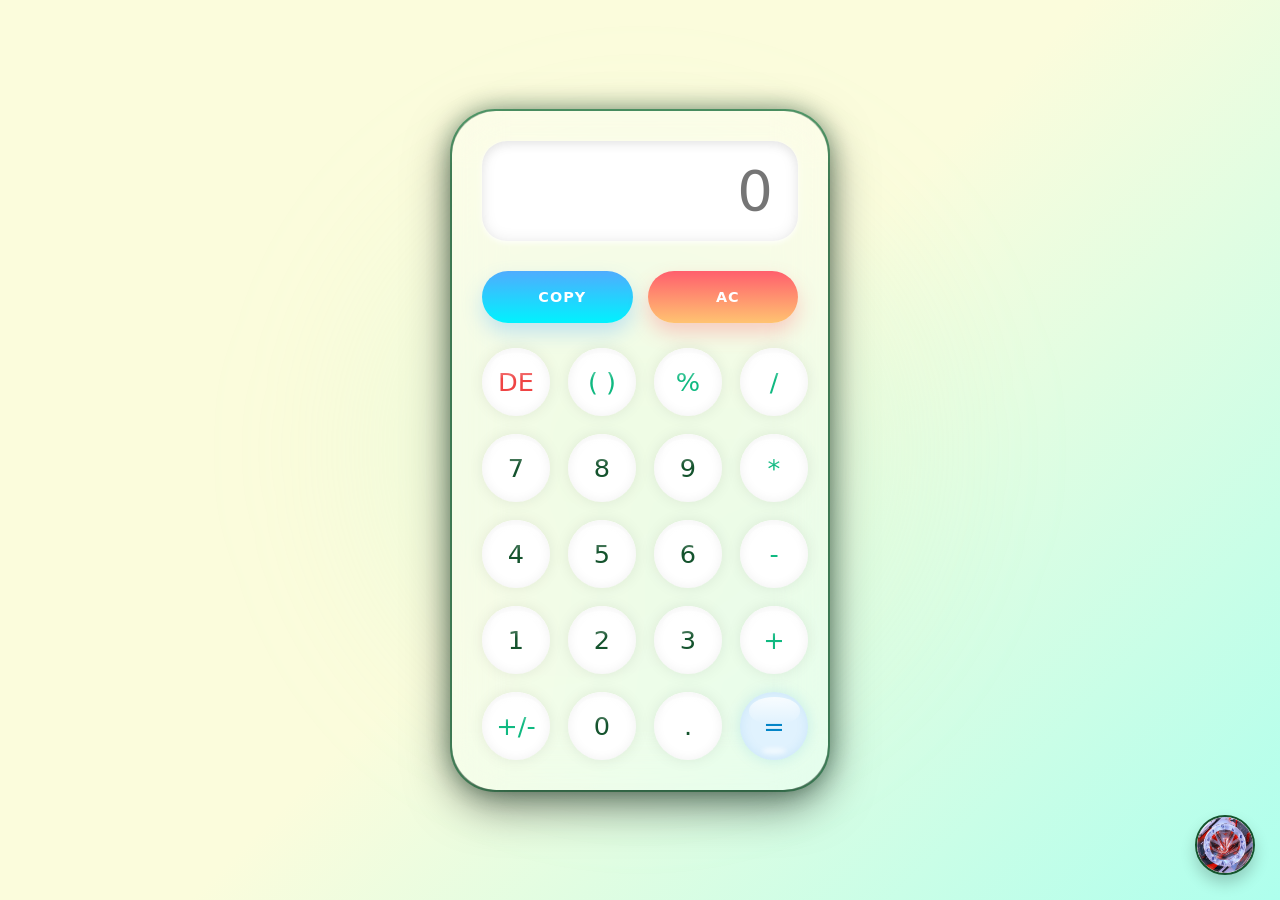
<file: Task 1 Simple Calculator/index.html>
<!DOCTYPE html>
<html lang="en">
<head>
    <meta charset="UTF-8">
    <meta name="viewport" content="width=device-width, initial-scale=1.0">
    <title>Simple Calculator</title>
    <link rel="stylesheet" href="style.css">
</head>
<body>
    <div class="bg-gradient"></div>
    
    <div class="calculator">
        <div class="display-well">
            <input type="text" id="display" readonly placeholder="0">
        </div>

        <div class="top-actions">
            <button class="btn-pill copy-btn" onclick="copyToClipboard()">
                <i class="fas fa-copy"></i> COPY
            </button>
            <button class="btn-pill clear-btn" onclick="clearDisplay()">
                <i class="fas fa-trash"></i> AC
            </button>
        </div>

        <div class="grid">
            <button class="btn-circle btn-red" onclick="deleteLast()">DE</button>
            <button class="btn-circle btn-green" onclick="appendValue('(')">( )</button>
            <button class="btn-circle btn-green" onclick="appendValue('%')">%</button>
            <button class="btn-circle btn-green" onclick="appendValue('/')">/</button>

            <button class="btn-circle" onclick="appendValue('7')">7</button>
            <button class="btn-circle" onclick="appendValue('8')">8</button>
            <button class="btn-circle" onclick="appendValue('9')">9</button>
            <button class="btn-circle btn-green" onclick="appendValue('*')">*</button>

            <button class="btn-circle" onclick="appendValue('4')">4</button>
            <button class="btn-circle" onclick="appendValue('5')">5</button>
            <button class="btn-circle" onclick="appendValue('6')">6</button>
            <button class="btn-circle btn-green" onclick="appendValue('-')">-</button>

            <button class="btn-circle" onclick="appendValue('1')">1</button>
            <button class="btn-circle" onclick="appendValue('2')">2</button>
            <button class="btn-circle" onclick="appendValue('3')">3</button>
            <button class="btn-circle btn-green" onclick="appendValue('+')">+</button>

            <button class="btn-circle btn-green" onclick="negateValue()">+/-</button>
            <button class="btn-circle" onclick="appendValue('0')">0</button>
            <button class="btn-circle" onclick="appendValue('.')">.</button>
            <button class="btn-circle btn-blue" onclick="calculate()">=</button>
        </div>
    </div>
<button class="about-btn" onclick="toggleAbout()">
    <img src="J.png" alt="J" onerror="this.src='https://img.icons8.com/ios-filled/50/14532d/info.png'">
</button>

<div id="about-card" class="about-card">
    <div class="card-content">
        <span class="close-btn" onclick="toggleAbout()">&times;</span>
        <h3>Developer Profile</h3>
        <p>This Calculator Project was developed by <strong>Jigarbhai Maheshbhai Chavda</strong> as an Intern at <strong>InternPe</strong> for the 11th May 2026 Batch of Web Development.</p>
        <hr>
        <p>Jigar is currently an undergraduate student in the <strong>Computer Science and Design</strong> branch under the Computer Engineering Department at <strong>G.H. Patel College of Engineering and Technology</strong>, Vallabh Vidyanagar.</p>
    </div>
</div>

    <script src="script.js"></script>
</body>
</html>
</file>
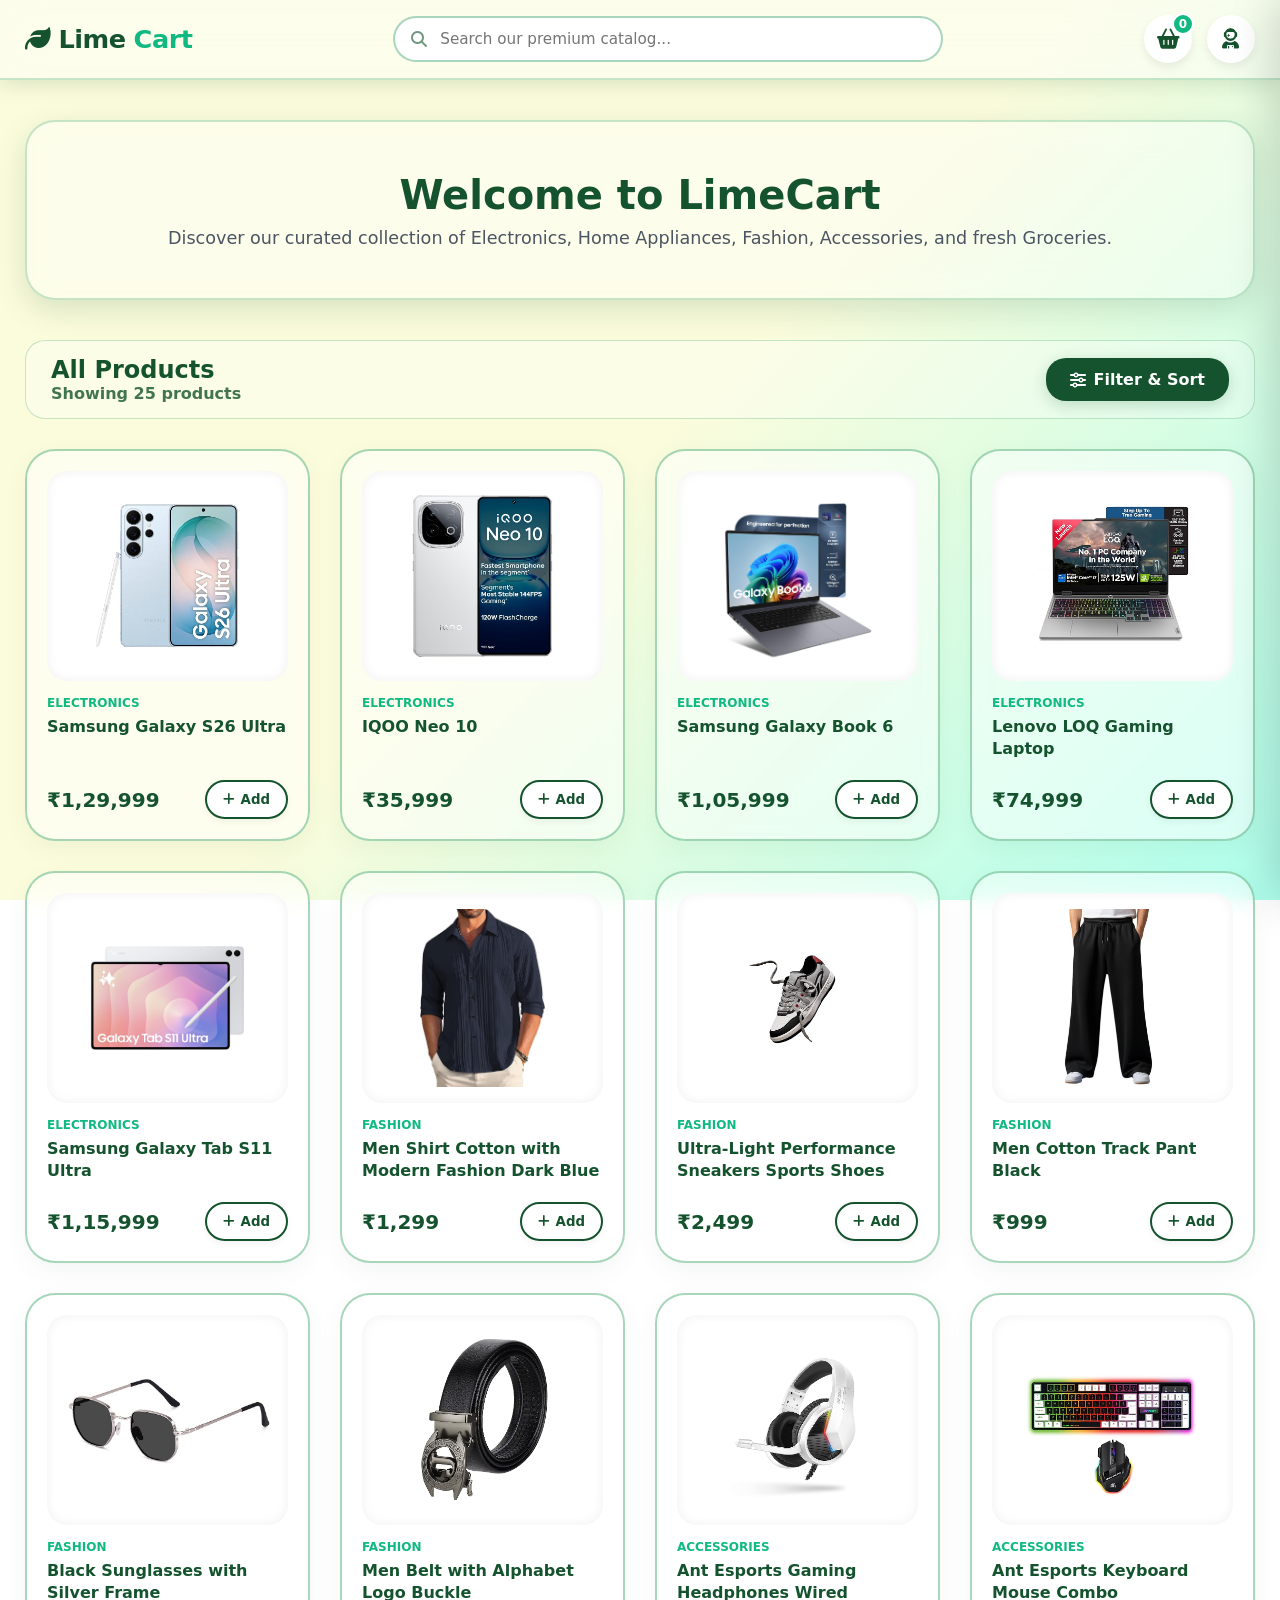
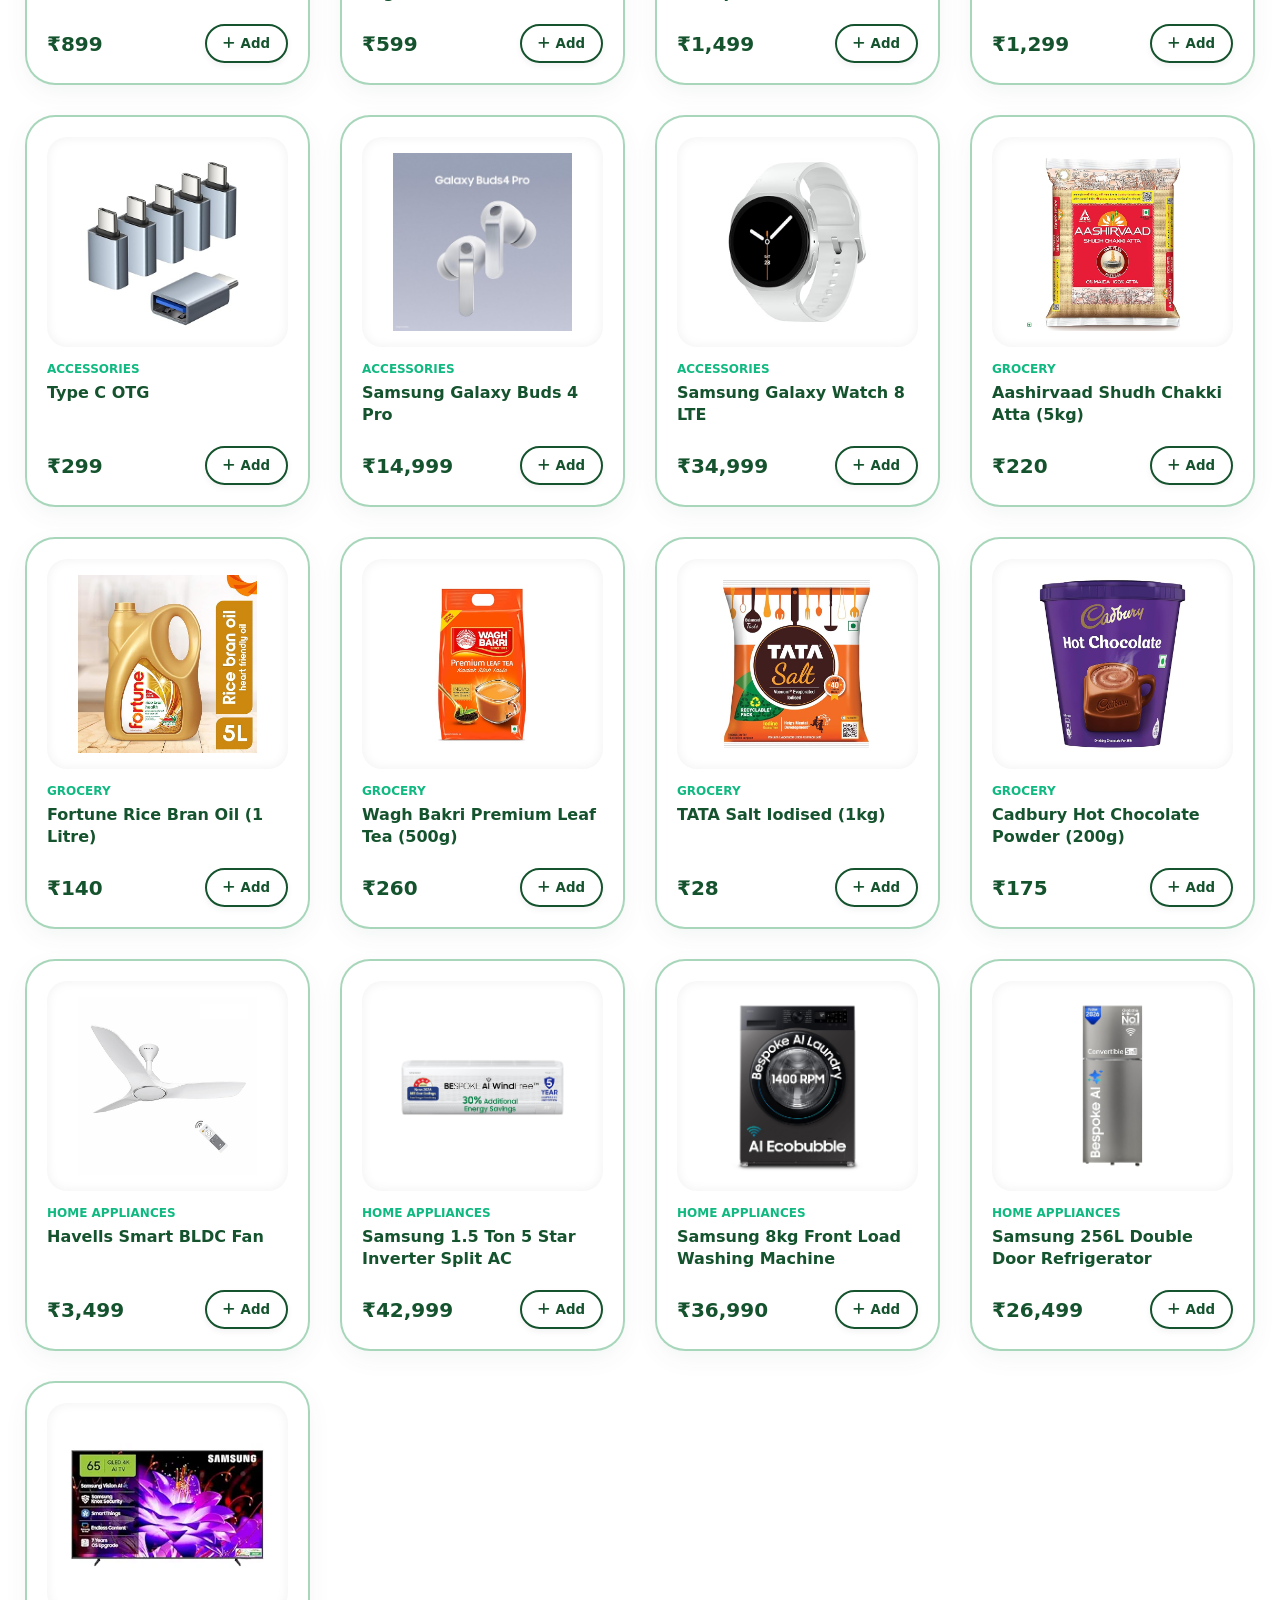
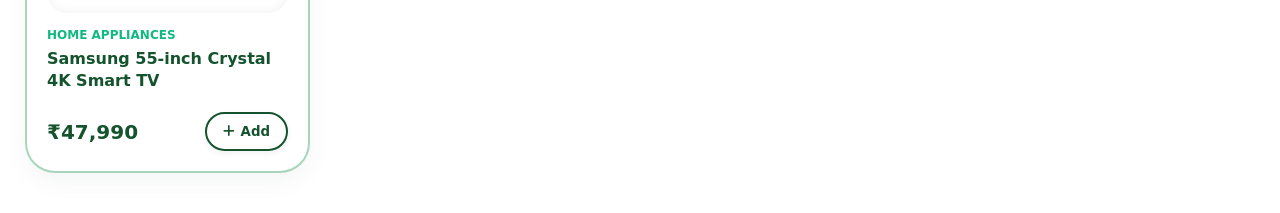
<file: Task 2 E-Commerce Website/index.html>
<!DOCTYPE html>
<html lang="en">
<head>
    <meta charset="UTF-8">
    <meta name="viewport" content="width=device-width, initial-scale=1.0">
    <title>LimeCart | Premium Store</title>
    <link rel="stylesheet" href="style.css">
    <link rel="stylesheet" href="https://cdnjs.cloudflare.com/ajax/libs/font-awesome/6.4.0/css/all.min.css">
</head>
<body>
    <div id="splash-screen" class="splash-screen">
        <div class="splash-content">
            <i class="fa-solid fa-leaf splash-logo"></i>
            <h1 class="splash-title">Lime<span>Cart</span></h1>
        </div>
    </div>

    <header>
        <div class="nav-container">
            <a href="#" class="logo" onclick="goHome(event)">
                <i class="fa-solid fa-leaf"></i> Lime<span>Cart</span>
            </a>
            
            <div class="search-wrapper">
                <input type="text" id="search-input" placeholder="Search our premium catalog...">
                <i class="fa-solid fa-magnifying-glass search-icon"></i>
            </div>

            <div class="nav-actions">
                <button class="icon-btn cart-toggle-btn" onclick="toggleCart()">
                    <i class="fa-solid fa-basket-shopping"></i>
                    <span id="cart-count">0</span>
                </button>
                <button class="icon-btn profile-btn" onclick="toggleAbout()">
                    <i class="fa-solid fa-user-astronaut"></i>
                </button>
            </div>
        </div>
    </header>

    <main id="catalog-view" class="store-container active-view">
        
        <div class="hero-banner">
            <h1>Welcome to LimeCart</h1>
            <p>Discover our curated collection of Electronics, Home Appliances, Fashion, Accessories, and fresh Groceries.</p>
        </div>

        <section class="products-view">
            <div class="view-header">
                <div>
                    <h2 id="current-category-title">All Products</h2>
                    <span id="product-count-meta">Showing 0 products</span>
                </div>
                <button class="filter-toggle-btn" onclick="toggleFilterModal()">
                    <i class="fa-solid fa-sliders"></i> Filter & Sort
                </button>
            </div>
            <div class="products-grid" id="products-container">
                </div>
        </section>
    </main>

    <div id="filter-modal" class="filter-modal">
        <div class="filter-header">
            <h3><i class="fa-solid fa-filter"></i> Refine Search</h3>
            <span class="close-modal" onclick="toggleFilterModal()">&times;</span>
        </div>
        
        <div class="filter-section">
            <h4>Categories</h4>
            <div class="filter-group" id="category-filters">
                <button class="filter-btn active" onclick="filterCategory('all')">All Products</button>
                <button class="filter-btn" onclick="filterCategory('electronics')">Electronics</button>
                <button class="filter-btn" onclick="filterCategory('home appliances')">Home Appliances</button>
                <button class="filter-btn" onclick="filterCategory('fashion')">Fashion</button>
                <button class="filter-btn" onclick="filterCategory('accessories')">Accessories</button>
                <button class="filter-btn" onclick="filterCategory('grocery')">Grocery</button>
            </div>
        </div>

        <div class="filter-section">
            <h4>Price Limit</h4>
            <div class="price-range-container">
                <input type="range" id="price-range" min="0" max="150000" step="500" value="150000" oninput="updatePriceFilter(this.value)">
                <div class="price-labels">
                    <span>₹0</span>
                    <span id="price-max-label">Max: ₹1,50,000</span>
                </div>
            </div>
        </div>
        
        <button class="apply-filter-btn" onclick="toggleFilterModal()">Apply Filters</button>
    </div>
    <div id="filter-overlay" class="modal-overlay" onclick="toggleFilterModal()"></div>

    <main id="details-view" class="details-container hidden-view">
        <button class="back-btn" onclick="goHome(event)">
            <i class="fa-solid fa-arrow-left-long"></i> Back to Catalog
        </button>
        <div class="details-content" id="details-container">
            </div>
    </main>

    <div id="cart-drawer" class="cart-drawer">
        <div class="cart-header">
            <h3>Shopping Basket (<span id="cart-drawer-count">0</span>)</h3>
            <span class="close-drawer" onclick="toggleCart()">&times;</span>
        </div>
        <div class="cart-items" id="cart-items-container"></div>
        <div class="cart-footer">
            <div class="total-row">
                <span>Subtotal:</span>
                <span id="cart-total-price">₹0</span>
            </div>
            <button class="checkout-btn" onclick="checkoutAlert()">Proceed to Checkout</button>
        </div>
    </div>
    <div id="cart-overlay" class="modal-overlay" onclick="toggleCart()"></div>

    <div id="about-card" class="about-card">
        <div class="card-content">
            <span class="close-btn" onclick="toggleAbout()">&times;</span>
            
            <div class="profile-img-wrapper">
                <img src="J.png" alt="Jigarbhai Maheshbhai Chavda" onerror="this.src='https://via.placeholder.com/200?text=J'">
            </div>

            <h3>Developer Profile</h3>
            <p>This E-Commerce Project was developed by <strong>Jigarbhai Maheshbhai Chavda</strong> as an Intern at <strong>InternPe</strong> for the 11th May 2026 Batch of Web Development.</p>
            <hr>
            <p>Jigar is an undergraduate student in the <strong>Computer Science and Design</strong> branch at <strong>G.H. Patel College of Engineering and Technology</strong>.</p>
            <hr>
            <p class="disclaimer-text">
                <strong>Disclaimer:</strong> This website is built strictly for educational and internship task purposes. All product images are sourced from Amazon and are not used for advertising or commercial gain.
            </p>
        </div>
    </div>

    <script src="script.js"></script>
</body>
</html>
</file>
<file: Task 1 Simple Calculator/style.css>
/* --- Global Styles & Variables --- */
:root {
    /*Lime Color Profile */
    --lime-start: #fbfcdc; 
    --lime-mid: #fbfcdc;   
    --lime-end: #aeffed;   
    
    /* UI Colors */
    --text-main: #14532d; 
    --white: #ffffff;
    
    /* Gradients for Action Buttons */
    --blue-pill: linear-gradient(180deg, #4facfe 0%, #00f2fe 100%);
    --red-pill: linear-gradient(180deg, #ff5f6d 0%, #ffc371 100%);
}

* {
    margin: 0;
    padding: 0;
    box-sizing: border-box;
    font-family: 'Segoe UI', system-ui, -apple-system, sans-serif;
}

body {
    height: 100vh;
    display: flex;
    justify-content: center;
    align-items: center;
    background: linear-gradient(135deg, var(--lime-start) 0%, var(--lime-mid) 50%, var(--lime-end) 100%);
    background-attachment: fixed;
    overflow: hidden;
}

/* Optional glowing aura behind the calculator */
body::before {
    content: '';
    position: absolute;
    width: 700px;
    height: 700px;
    background: radial-gradient(circle, rgba(187, 247, 208, 0.4) 0%, transparent 70%);
    z-index: -1;
    filter: blur(60px);
}

/* --- Main Calculator Case --- */
.calculator {
    width: 380px;
    background: rgba(255, 255, 255, 0.35);
    backdrop-filter: blur(25px);
    -webkit-backdrop-filter: blur(25px);
    border-radius: 45px;
    /* Mid-Dark Green Frame Line */
    border: 2px solid rgba(39, 153, 85, 0.7); 
    padding: 30px;
    position: relative;
    /* Removed all shadows here so the inside stays 100% clean */
}

/* --- THE OUTSIDE ONLY SHADOW LAYER (Gap Fixed) --- */
.calculator::before {
    content: '';
    position: absolute;
    /* Set to 0 to align perfectly with the border edge */
    top: 0; left: 0; right: 0; bottom: 0;
    z-index: -1; 
    border-radius: 45px; /* Must match calculator radius exactly */
    
    /* 0 15px 40px: Moves shadow down for 3D depth 
       0 0 20px 2px: Symmetrical glow that starts exactly at the border edge
    */
    box-shadow: 
        0 15px 45px rgba(0, 0, 0, 0.5),
        0 0 25px rgba(20, 83, 45, 0.5);
    
    background: transparent;
    pointer-events: none;
}/* --- IMPROVED 3D Neumorphic Screen --- */
.display-well {
    background: #ffffff;
    height: 100px;
    border-radius: 25px;
    padding: 15px 25px;
    margin-bottom: 30px;
    display: flex;
    align-items: center;
    justify-content: flex-end;
    /* Symmetrical Inset Shadow for 360-degree depth */
    box-shadow: 
        inset 0 0 15px rgba(0,0,0,0.08),  /* Ambient shadow from all sides */
        inset 0 4px 10px rgba(0,0,0,0.05), /* Extra depth from the top */
        0 2px 5px rgba(255,255,255,0.8);  /* Light catching the bottom outer edge */
}

#display {
    width: 100%;
    border: none;
    background: transparent;
    text-align: right;
    font-size: 3.5rem;
    color: #333;
    font-weight: 300;
    outline: none;
    /* Light shadow on text to make it look "etched" into the screen */
    text-shadow: 1px 1px 0px rgba(255,255,255,0.5);
}

/* --- Pill Buttons (Copy/Clear) --- */
.top-actions {
    display: flex;
    gap: 15px;
    margin-bottom: 25px;
}

.btn-pill {
    flex: 1;
    height: 52px;
    border-radius: 26px;
    border: none;
    color: white;
    font-weight: bold;
    font-size: 0.9rem;
    letter-spacing: 1px;
    cursor: pointer;
    display: flex;
    align-items: center;
    justify-content: center;
    gap: 10px;
    position: relative;
    overflow: hidden;
    transition: transform 0.1s;
}

.copy-btn { background: var(--blue-pill); box-shadow: 0 10px 20px rgba(79, 172, 254, 0.3); }
.clear-btn { background: var(--red-pill); box-shadow: 0 10px 20px rgba(255, 95, 109, 0.3); }

/* --- 360° Spherical Buttons --- */
.grid {
    display: grid;
    grid-template-columns: repeat(4, 1fr);
    gap: 18px;
}

.btn-circle {
    width: 68px;
    height: 68px;
    border-radius: 50%;
    border: none;
    cursor: pointer;
    font-size: 1.6rem;
    font-weight: 500;
    color: var(--text-main);
    background: #ffffff;
    position: relative;
    display: flex;
    align-items: center;
    justify-content: center;
    
    /* Perfect 360-degree depth (Symmetrical) */
    box-shadow: 
        0 0 15px rgba(0, 0, 0, 0.08),            
        inset 0 0 12px rgba(0, 0, 0, 0.06),     
        inset 0 4px 4px rgba(255, 255, 255, 1); 
        
    transition: all 0.15s cubic-bezier(0.4, 0, 0.2, 1);
}

.btn-circle::before {
    content: '';
    position: absolute;
    top: 5px;
    width: 75%;
    height: 40%;
    background: linear-gradient(180deg, rgba(255, 255, 255, 1) 0%, rgba(255, 255, 255, 0) 100%);
    border-radius: 50% 50% 45% 45%;
    z-index: 2;
    opacity: 0.8;
}

.btn-circle::after {
    content: '';
    position: absolute;
    bottom: 6px;
    width: 35%;
    height: 8%;
    background: rgba(255, 255, 255, 0.6);
    filter: blur(2px);
    border-radius: 50%;
}

.btn-red { color: #ef4444; }
.btn-green { color: #10b981; }

.btn-blue {
    background: #e0f2fe;
    color: #0284c7;
    box-shadow: 
        0 0 15px rgba(2, 132, 199, 0.15), 
        inset 0 0 12px rgba(2, 132, 199, 0.1);
}

.btn-circle:active {
    transform: scale(0.92);
    box-shadow: 
        0 0 5px rgba(0, 0, 0, 0.05),            
        inset 0 0 20px rgba(0, 0, 0, 0.15),     
        inset 0 2px 4px rgba(0, 0, 0, 0.2);     
}

.btn-pill:active {
    transform: scale(0.95);
    opacity: 0.9;
}

.btn-circle:active i,
.btn-circle:active span {
    transform: scale(0.95);
}
/* --- About Developer Styles --- */
.about-btn {
    position: fixed;
    bottom: 25px;
    right: 25px;
    width: 60px;
    height: 60px;
    border-radius: 50%;
    background: white;
    border: 2px solid var(--text-main);
    cursor: pointer;
    overflow: hidden;
    display: flex;
    align-items: center;
    justify-content: center;
    box-shadow: 0 8px 15px rgba(0,0,0,0.2);
    transition: transform 0.2s;
    z-index: 100;
}

.about-btn img {
    width: 100%;
    height: 100%;
    object-fit: cover;
}

.about-btn:hover {
    transform: scale(1.1);
}

.about-card {
    position: fixed;
    bottom: 95px;
    right: 25px;
    width: 320px;
    background: rgba(255, 255, 255, 0.9);
    backdrop-filter: blur(15px);
    border: 1px solid rgba(39, 153, 85, 0.3);
    border-radius: 20px;
    padding: 20px;
    box-shadow: 0 10px 30px rgba(0,0,0,0.15);
    display: none; /* Hidden by default */
    z-index: 101;
    animation: slideUp 0.3s ease-out;
}

.about-card h3 {
    color: var(--text-main);
    margin-bottom: 10px;
    font-size: 1.2rem;
}

.about-card p {
    font-size: 0.9rem;
    line-height: 1.5;
    color: #444;
}

.about-card hr {
    margin: 12px 0;
    border: 0;
    border-top: 1px solid rgba(0,0,0,0.1);
}

.close-btn {
    float: right;
    cursor: pointer;
    font-size: 1.5rem;
    line-height: 1;
    color: #888;
}

@keyframes slideUp {
    from { opacity: 0; transform: translateY(20px); }
    to { opacity: 1; transform: translateY(0); }
}
</file>
<file: Task 2 E-Commerce Website/style.css>
/* --- Global Styles & Color Profile --- */
:root {
    --lime-start: #fbfcdc; 
    --lime-mid: #fbfcdc;   
    --lime-end: #aeffed;   
    --text-main: #14532d; 
    --accent-emerald: #10b981; 
    --white: #ffffff;
    --text-muted: #4b5563;
    --border-line: rgba(39, 153, 85, 0.25);
    --shadow-blur: rgba(20, 83, 45, 0.15);
}

* { margin: 0; padding: 0; box-sizing: border-box; font-family: 'Segoe UI', system-ui, sans-serif; }

body {
    min-height: 100vh;
    background: linear-gradient(135deg, var(--lime-start) 0%, var(--lime-mid) 50%, var(--lime-end) 100%);
    background-attachment: fixed;
    color: var(--text-main);
}

/* --- Navigation Header --- */
header {
    background: rgba(255, 255, 255, 0.45); backdrop-filter: blur(20px);
    border-bottom: 2px solid var(--border-line); position: sticky; top: 0; z-index: 90;
    box-shadow: 0 4px 20px var(--shadow-blur);
}

.nav-container { max-width: 1400px; margin: 0 auto; padding: 15px 25px; display: flex; align-items: center; justify-content: space-between; gap: 20px; }
.logo { display: flex; align-items: center; font-size: 1.6rem; font-weight: 800; color: var(--text-main); text-decoration: none; letter-spacing: -0.5px; gap: 8px; }
.logo span { color: var(--accent-emerald); }

.search-wrapper { position: relative; flex: 0 1 550px; }
#search-input { width: 100%; padding: 12px 20px 12px 45px; border-radius: 30px; border: 2px solid rgba(39, 153, 85, 0.4); background: var(--white); font-size: 0.95rem; color: var(--text-main); outline: none; transition: all 0.2s; }
#search-input:focus { box-shadow: 0 0 15px rgba(16, 185, 129, 0.3); border-color: var(--accent-emerald); }
.search-icon { position: absolute; left: 18px; top: 50%; transform: translateY(-50%); opacity: 0.6; }
.nav-actions { display: flex; gap: 15px; }

.icon-btn { background: var(--white); border: none; width: 48px; height: 48px; border-radius: 50%; display: flex; align-items: center; justify-content: center; font-size: 1.25rem; cursor: pointer; position: relative; box-shadow: 0 4px 10px rgba(0, 0, 0, 0.08); transition: all 0.15s ease; color: var(--text-main); }
.icon-btn:hover { transform: scale(1.05); }

#cart-count { position: absolute; top: -2px; right: -2px; background: var(--accent-emerald); color: white; font-size: 0.75rem; font-weight: bold; border-radius: 50%; width: 22px; height: 22px; display: flex; align-items: center; justify-content: center; border: 2px solid var(--white); }

/* --- View Manager System --- */
.active-view { display: block; animation: fadeIn 0.4s ease-out; }
.hidden-view { display: none !important; }
@keyframes fadeIn { from { opacity: 0; transform: translateY(10px); } to { opacity: 1; transform: translateY(0); } }

.store-container { max-width: 1300px; margin: 40px auto; padding: 0 25px; }

/* --- Hero Banner --- */
.hero-banner { background: rgba(255, 255, 255, 0.4); backdrop-filter: blur(15px); border: 2px solid var(--border-line); border-radius: 30px; padding: 50px 30px; text-align: center; margin-bottom: 40px; box-shadow: 0 10px 30px var(--shadow-blur); }
.hero-banner h1 { font-size: 2.5rem; color: var(--text-main); margin-bottom: 10px; font-weight: 800; }
.hero-banner p { font-size: 1.1rem; color: var(--text-muted); }

/* --- Catalog Header --- */
.view-header { display: flex; justify-content: space-between; align-items: center; margin-bottom: 30px; background: rgba(255, 255, 255, 0.3); padding: 15px 25px; border-radius: 20px; border: 1px solid var(--border-line); }
#current-category-title { font-size: 1.5rem; }
#product-count-meta { font-weight: 600; opacity: 0.8; }

.filter-toggle-btn { background: var(--text-main); color: var(--white); border: none; padding: 12px 24px; border-radius: 20px; font-size: 1rem; font-weight: 700; cursor: pointer; display: flex; align-items: center; gap: 8px; box-shadow: 0 4px 15px rgba(20, 83, 45, 0.2); transition: all 0.2s; }
.filter-toggle-btn:hover { background: var(--accent-emerald); transform: translateY(-2px); }

/* --- Products Grid --- */
.products-grid { display: grid; grid-template-columns: repeat(auto-fill, minmax(260px, 1fr)); gap: 30px; }
.product-card { background: rgba(255, 255, 255, 0.5); backdrop-filter: blur(10px); border: 2px solid rgba(39, 153, 85, 0.4); border-radius: 30px; padding: 20px; display: flex; flex-direction: column; cursor: pointer; box-shadow: 0 8px 25px rgba(20, 83, 45, 0.05); transition: all 0.2s; }
.product-card:hover { transform: translateY(-8px); box-shadow: 0 15px 35px rgba(20, 83, 45, 0.2); }
.img-container { background: var(--white); height: 210px; border-radius: 20px; display: flex; align-items: center; justify-content: center; overflow: hidden; margin-bottom: 15px; box-shadow: inset 0 0 12px rgba(0,0,0,0.06); }
.img-container img { max-width: 85%; max-height: 85%; object-fit: contain; transition: transform 0.3s; }
.product-card:hover .img-container img { transform: scale(1.08); }
.product-category { font-size: 0.75rem; text-transform: uppercase; color: var(--accent-emerald); font-weight: 700; margin-bottom: 6px; }
.product-title { font-size: 1rem; font-weight: 700; margin-bottom: 12px; line-height: 1.4; color: var(--text-main); display: -webkit-box; -webkit-line-clamp: 2; -webkit-box-orient: vertical; overflow: hidden; height: 42px; }
.card-footer-row { display: flex; justify-content: space-between; align-items: center; margin-top: auto; padding-top: 10px; }
.product-price { font-size: 1.25rem; font-weight: 800; }
.add-btn { background: var(--white); color: var(--text-main); border: 2px solid var(--text-main); padding: 10px 16px; border-radius: 20px; cursor: pointer; font-weight: 700; box-shadow: 0 3px 6px rgba(0,0,0,0.05); transition: all 0.15s ease; display: flex; align-items: center; gap: 6px; }
.add-btn:hover { background: var(--text-main); color: var(--white); }

/* --- Filter Pop-up Modal --- */
.filter-modal { position: fixed; top: 50%; left: 50%; transform: translate(-50%, -50%) scale(0.9); width: 90%; max-width: 450px; background: rgba(255, 255, 255, 0.95); backdrop-filter: blur(25px); border: 2px solid rgba(39, 153, 85, 0.5); border-radius: 30px; padding: 30px; box-shadow: 0 20px 50px rgba(0,0,0,0.2); z-index: 1000; opacity: 0; visibility: hidden; transition: all 0.3s; }
.filter-modal.active { transform: translate(-50%, -50%) scale(1); opacity: 1; visibility: visible; }
.filter-header { display: flex; justify-content: space-between; align-items: center; margin-bottom: 25px; border-bottom: 2px solid var(--border-line); padding-bottom: 15px; }
.filter-header h3 { font-size: 1.4rem; color: var(--text-main); display: flex; align-items: center; gap: 8px; }
.close-modal { font-size: 2rem; cursor: pointer; color: var(--text-main); line-height: 1; }
.filter-section { margin-bottom: 25px; }
.filter-section h4 { font-size: 1.1rem; margin-bottom: 15px; color: var(--text-main); }
.filter-group { display: flex; flex-wrap: wrap; gap: 10px; }
.filter-btn { padding: 10px 16px; border: none; background: var(--white); border-radius: 15px; cursor: pointer; font-size: 0.95rem; font-weight: 600; color: var(--text-main); border: 2px solid transparent; box-shadow: 0 2px 5px rgba(0,0,0,0.05); transition: all 0.2s; }
.filter-btn:hover, .filter-btn.active { background: var(--text-main); color: var(--white); }
.price-range-container input { width: 100%; accent-color: var(--accent-emerald); margin-top: 10px; }
.price-labels { display: flex; justify-content: space-between; font-size: 0.85rem; font-weight: 600; margin-top: 8px; }
.apply-filter-btn { width: 100%; padding: 15px; background: var(--accent-emerald); color: var(--white); border: none; border-radius: 20px; font-size: 1.1rem; font-weight: 700; cursor: pointer; margin-top: 10px; box-shadow: 0 5px 15px rgba(16, 185, 129, 0.3); }

/* Common Blurred Overlay */
.modal-overlay { position: fixed; top: 0; left: 0; width: 100vw; height: 100vh; background: rgba(20, 83, 45, 0.3); backdrop-filter: blur(6px); z-index: 999; opacity: 0; visibility: hidden; transition: all 0.3s; }
.modal-overlay.active { opacity: 1; visibility: visible; }

/* --- Product Details Page --- */
.details-container { max-width: 1200px; margin: 40px auto; padding: 0 25px; }
.back-btn { background: rgba(255, 255, 255, 0.5); border: 2px solid rgba(39, 153, 85, 0.4); color: var(--text-main); padding: 10px 20px; border-radius: 20px; font-size: 1rem; font-weight: 700; cursor: pointer; margin-bottom: 30px; display: flex; align-items: center; gap: 10px; box-shadow: 0 4px 10px rgba(0,0,0,0.05); transition: all 0.2s; width: fit-content; }
.back-btn:hover { background: var(--text-main); color: var(--white); transform: translateX(-5px); }
.details-content { display: grid; grid-template-columns: 1fr 1fr; gap: 50px; background: rgba(255, 255, 255, 0.4); backdrop-filter: blur(20px); border: 2px solid rgba(39, 153, 85, 0.4); border-radius: 30px; padding: 40px; box-shadow: 0 10px 30px var(--shadow-blur); }
.details-gallery { display: flex; flex-direction: column; gap: 15px; }
.main-image-box { background: var(--white); border-radius: 20px; height: 450px; display: flex; align-items: center; justify-content: center; padding: 20px; box-shadow: inset 0 0 15px rgba(0,0,0,0.05); }
.main-image-box img { max-width: 100%; max-height: 100%; object-fit: contain; }
.thumbnail-row { display: flex; gap: 15px; }
.thumbnail-row img { width: 80px; height: 80px; background: var(--white); border-radius: 12px; padding: 5px; cursor: pointer; border: 2px solid transparent; transition: all 0.2s; }
.thumbnail-row img:hover, .thumbnail-row img.active-thumb { border-color: var(--accent-emerald); transform: translateY(-3px); box-shadow: 0 5px 15px rgba(16, 185, 129, 0.2); }
.details-info { display: flex; flex-direction: column; justify-content: center; }
.details-category { color: var(--accent-emerald); font-weight: 800; text-transform: uppercase; margin-bottom: 10px; }
.details-info h2 { font-size: 2.2rem; color: var(--text-main); line-height: 1.2; margin-bottom: 20px; }
.details-price { font-size: 2.5rem; font-weight: 800; color: var(--text-main); margin-bottom: 25px; }
.details-desc { font-size: 1.1rem; line-height: 1.7; color: var(--text-muted); margin-bottom: 40px; }
.details-add-btn { background: var(--text-main); color: var(--white); border: none; padding: 18px 30px; border-radius: 20px; font-size: 1.1rem; font-weight: 700; cursor: pointer; display: flex; align-items: center; justify-content: center; gap: 10px; box-shadow: 0 8px 20px rgba(20, 83, 45, 0.2); transition: all 0.2s; width: 100%; max-width: 300px; }
.details-add-btn:hover { background: var(--accent-emerald); }

/* --- Cart Drawer Panel --- */
.cart-drawer { position: fixed; top: 0; right: -420px; width: 420px; height: 100vh; background: rgba(255, 255, 255, 0.95); backdrop-filter: blur(20px); box-shadow: -10px 0 40px rgba(0,0,0,0.15); border-left: 2px solid var(--border-line); z-index: 1001; display: flex; flex-direction: column; transition: right 0.3s cubic-bezier(0.4, 0, 0.2, 1); }
.cart-drawer.active { right: 0; }
.cart-header { padding: 25px; border-bottom: 2px solid var(--border-line); display: flex; justify-content: space-between; align-items: center; }
.cart-items { flex: 1; overflow-y: auto; padding: 25px; }
.cart-item { display: flex; gap: 15px; align-items: center; padding-bottom: 15px; margin-bottom: 15px; border-bottom: 1px solid rgba(39, 153, 85, 0.1); }
.cart-item img { width: 65px; height: 65px; object-fit: contain; background: var(--white); border-radius: 12px; padding: 5px; border: 1px solid var(--border-line); }
.item-details { flex: 1; }
.item-title { font-size: 0.95rem; font-weight: 700; margin-bottom: 3px; }
.item-price { color: var(--accent-emerald); font-weight: 800; }
.qty-controls { display: flex; align-items: center; gap: 10px; margin-top: 6px; }
.qty-btn { width: 26px; height: 26px; border-radius: 6px; border: 1px solid var(--text-main); background: var(--white); font-weight: 700; cursor: pointer; }
.cart-footer { padding: 25px; border-top: 2px solid var(--border-line); background: rgba(255, 255, 255, 0.5); }
.total-row { display: flex; justify-content: space-between; font-size: 1.3rem; font-weight: 800; margin-bottom: 20px; }
.checkout-btn { width: 100%; padding: 16px; background: var(--text-main); color: var(--white); border: none; border-radius: 20px; font-size: 1rem; font-weight: 700; cursor: pointer; }

/* --- Developer Profile Modal --- */
.about-card { 
    position: fixed; bottom: 85px; right: 25px; 
    width: 380px; /* Increased from 330px to give the 200px image breathing room */
    background: rgba(255, 255, 255, 0.95); backdrop-filter: blur(15px); 
    border: 2px solid rgba(39, 153, 85, 0.6); border-radius: 25px; 
    padding: 25px; box-shadow: 0 15px 40px var(--shadow-blur); 
    display: none; z-index: 105; 
}

.profile-img-wrapper { 
    width: 200px;   /* Increased to 200px */
    height: 200px;  /* Increased to 200px */
    margin: 0 auto 20px auto; 
    border-radius: 50%; border: 4px solid var(--accent-emerald); 
    padding: 4px; background: var(--white); box-shadow: 0 5px 15px rgba(16, 185, 129, 0.3); 
    display: flex; justify-content: center; align-items: center; 
}

.profile-img-wrapper img { width: 100%; height: 100%; object-fit: cover; border-radius: 50%; }

.about-card h3 { color: var(--text-main); font-weight: 800; margin-bottom: 12px; text-align: center; font-size: 1.5rem; }
.about-card p { text-align: center; font-size: 0.95rem; line-height: 1.5; color: var(--text-muted); }
.about-card hr { margin: 15px 0; border: 0; border-top: 1px solid var(--border-line); }
.close-btn { float: right; cursor: pointer; font-size: 1.6rem; color: var(--text-main); margin-top: -10px; transition: transform 0.2s; }
.close-btn:hover { transform: scale(1.1); color: #ef4444; }

/* NEW: Disclaimer Text Styling */
.disclaimer-text {
    font-size: 0.8rem !important;
    color: #718096 !important;
    font-style: italic;
    margin-top: 10px;
    line-height: 1.4 !important;
}
/* --- Entry Animation / Splash Screen --- */
.splash-screen { position: fixed; top: 0; left: 0; width: 100vw; height: 100vh; background: linear-gradient(135deg, var(--lime-start) 0%, var(--lime-mid) 50%, var(--lime-end) 100%); z-index: 9999; display: flex; align-items: center; justify-content: center; transition: opacity 0.6s ease-in-out, visibility 0.6s ease-in-out; }
.splash-screen.fade-out { opacity: 0; visibility: hidden; }
.splash-content { text-align: center; animation: popIn 1s cubic-bezier(0.175, 0.885, 0.32, 1.275) forwards; }
.splash-logo { font-size: 5rem; color: var(--accent-emerald); margin-bottom: 15px; filter: drop-shadow(0 10px 15px rgba(16, 185, 129, 0.3)); animation: floating 3s ease-in-out infinite; }
.splash-title { font-size: 3.8rem; font-weight: 800; color: var(--text-main); letter-spacing: -1px; }
.splash-title span { color: var(--accent-emerald); }

@keyframes popIn { 0% { transform: scale(0.5); opacity: 0; } 100% { transform: scale(1); opacity: 1; } }
@keyframes floating { 0% { transform: translateY(0px); } 50% { transform: translateY(-15px); } 100% { transform: translateY(0px); } }

/* --- Responsiveness BREAKPOINTS --- */
@media(max-width: 900px) { .details-content { grid-template-columns: 1fr; gap: 30px; padding: 25px; } .main-image-box { height: 300px; } .view-header { flex-direction: column; gap: 15px; align-items: flex-start; } }
@media(max-width: 500px) { .cart-drawer { width: 100%; right: -100%; } .hero-banner { padding: 30px 15px; } .hero-banner h1 { font-size: 2rem; } }
</file>
